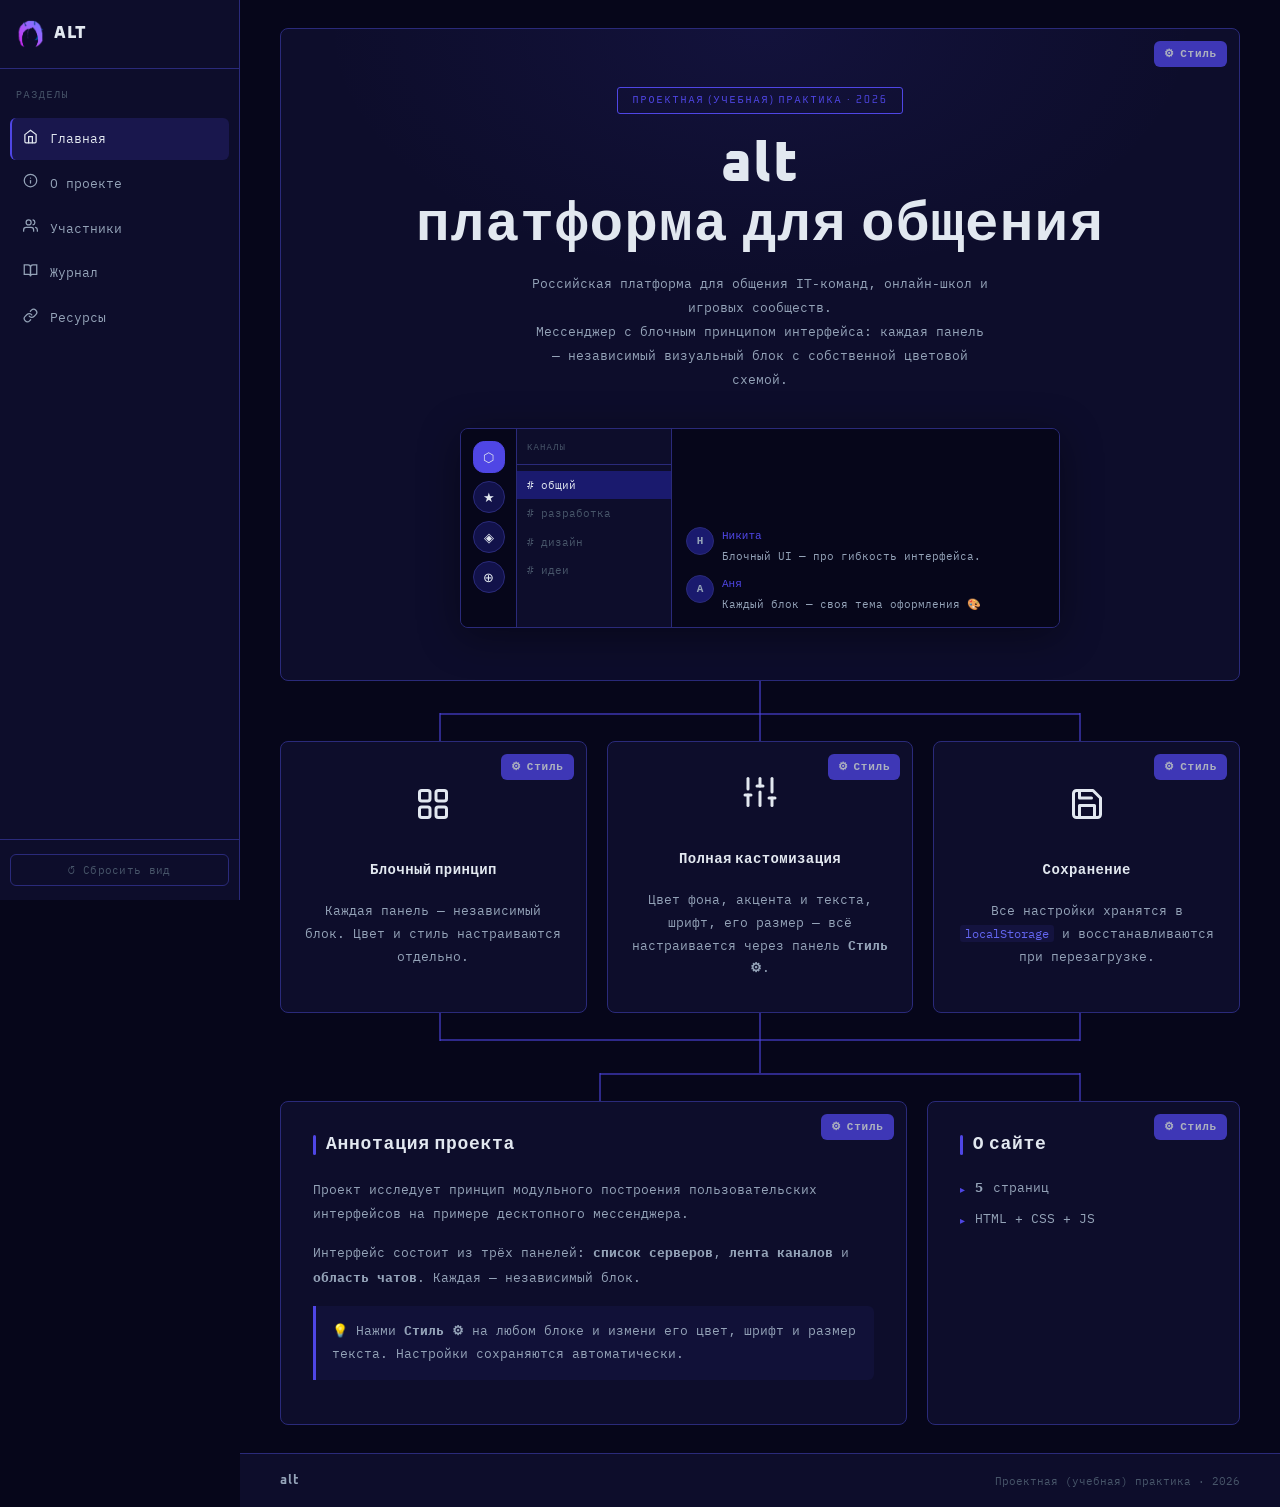
<file: site/index.html>
<!DOCTYPE html>
<html lang="ru">
<head>
  <meta charset="UTF-8"><meta name="viewport" content="width=device-width, initial-scale=1.0">
  <title>alt — Главная</title>
  <link rel="preconnect" href="https://fonts.googleapis.com">
  <link rel="preconnect" href="https://fonts.gstatic.com" crossorigin>
  <link href="https://fonts.googleapis.com/css2?family=Oxanium:wght@300;400;600;700;800&family=IBM+Plex+Mono:ital,wght@0,300;0,400;0,500;1,300&display=swap" rel="stylesheet">
  <link rel="stylesheet" href="css/style.css">
</head>
<body>
  <aside class="sidebar">
    <div class="sidebar-header"><img class="logo-icon" src="images/logo.png" alt="alt logo"><span class="logo-text">alt</span></span></div>
    <div class="nav-category">Разделы</div>
    <nav class="sidebar-nav">
      <a href="index.html"     class="nav-link active"><span class="nav-icon"><svg width="15" height="15" viewBox="0 0 24 24" fill="none" stroke="currentColor" stroke-width="2" stroke-linecap="round"><path d="m3 9 9-7 9 7v11a2 2 0 0 1-2 2H5a2 2 0 0 1-2-2z"/><polyline points="9 22 9 12 15 12 15 22"/></svg></span>Главная</a>
      <a href="about.html"     class="nav-link "><span class="nav-icon"><svg width="15" height="15" viewBox="0 0 24 24" fill="none" stroke="currentColor" stroke-width="2" stroke-linecap="round"><circle cx="12" cy="12" r="10"/><line x1="12" y1="16" x2="12" y2="12"/><line x1="12" y1="8" x2="12.01" y2="8"/></svg></span>О проекте</a>
      <a href="members.html"   class="nav-link "><span class="nav-icon"><svg width="15" height="15" viewBox="0 0 24 24" fill="none" stroke="currentColor" stroke-width="2" stroke-linecap="round"><path d="M17 21v-2a4 4 0 0 0-4-4H5a4 4 0 0 0-4 4v2"/><circle cx="9" cy="7" r="4"/><path d="M23 21v-2a4 4 0 0 0-3-3.87M16 3.13a4 4 0 0 1 0 7.75"/></svg></span>Участники</a>
      <a href="journal.html"   class="nav-link "><span class="nav-icon"><svg width="15" height="15" viewBox="0 0 24 24" fill="none" stroke="currentColor" stroke-width="2" stroke-linecap="round"><path d="M2 3h6a4 4 0 0 1 4 4v14a3 3 0 0 0-3-3H2z"/><path d="M22 3h-6a4 4 0 0 0-4 4v14a3 3 0 0 1 3-3h7z"/></svg></span>Журнал</a>
      <a href="resources.html" class="nav-link "><span class="nav-icon"><svg width="15" height="15" viewBox="0 0 24 24" fill="none" stroke="currentColor" stroke-width="2" stroke-linecap="round"><path d="M10 13a5 5 0 0 0 7.54.54l3-3a5 5 0 0 0-7.07-7.07l-1.72 1.71"/><path d="M14 11a5 5 0 0 0-7.54-.54l-3 3a5 5 0 0 0 7.07 7.07l1.71-1.71"/></svg></span>Ресурсы</a>
    </nav>
    <div class="sidebar-footer"><button class="reset-btn" onclick="resetBlocks()">↺ Сбросить вид</button></div>
  </aside>
  <div class="page-wrapper">

    <!-- ДЕРЕВО: блоки соединены CSS-линиями -->
    <div class="tree-layout">

      <!-- КОРЕНЬ: Hero -->
      <div class="block-unit hero-block" data-block-id="hero">
        <div class="hero-badge">Проектная (учебная) практика · 2026</div>
        <h1 class="hero-title">alt<br><span class="messenger-text">платформа для общения</span></h1>
        <p class="hero-sub">Российская платформа для общения IT-команд, онлайн-школ и игровых сообществ.<br>Мессенджер с блочным принципом интерфейса: каждая панель — независимый визуальный блок с собственной цветовой схемой.</p>
        <div class="messenger-demo">
          <div class="demo-servers"><div class="demo-srv on">⬡</div><div class="demo-srv">★</div><div class="demo-srv">◈</div><div class="demo-srv">⊕</div></div>
          <div class="demo-channels">
            <div class="demo-ch-hdr">Каналы</div>
            <div class="demo-ch on"># общий</div><div class="demo-ch"># разработка</div><div class="demo-ch"># дизайн</div><div class="demo-ch"># идеи</div>
          </div>
          <div class="demo-main">
            <div class="demo-msg"><div class="demo-ava">Н</div><div class="demo-msg-body"><div class="demo-msg-name">Никита</div><div class="demo-msg-text">Блочный UI — про гибкость интерфейса.</div></div></div>
            <div class="demo-msg"><div class="demo-ava">А</div><div class="demo-msg-body"><div class="demo-msg-name">Аня</div><div class="demo-msg-text">Каждый блок — своя тема оформления 🎨</div></div></div>
          </div>
        </div>
      </div>

      <!-- СТВОЛ: от корня вниз -->
      <div class="tc-stem"></div>

      <!-- ПЕРЕКЛАДИНА + 3 ВЕТКИ к фичам -->
      <div class="tc-row tc-row-3">
        <div class="tc-branch"></div>
        <div class="tc-branch"></div>
        <div class="tc-branch"></div>
      </div>

      <!-- УРОВЕНЬ 1: три фичи -->
      <div class="tree-row">
        <div class="tree-col">
          <div class="block-unit" data-block-id="feature-1">
            <div class="feature-inner">
              <div class="feature-ico">
                <svg width="36" height="36" viewBox="0 0 24 24" fill="none" stroke="currentColor" stroke-width="2" stroke-linecap="round" stroke-linejoin="round">
                  <rect x="3" y="3" width="7" height="7" rx="1.5"/>
                  <rect x="14" y="3" width="7" height="7" rx="1.5"/>
                  <rect x="14" y="14" width="7" height="7" rx="1.5"/>
                  <rect x="3" y="14" width="7" height="7" rx="1.5"/>
                </svg>
            </div>
              <div class="feature-name">Блочный принцип</div>
              <p class="feature-desc">Каждая панель — независимый блок. Цвет и стиль настраиваются отдельно.</p>
            </div>
          </div>
        </div>
        <div class="tree-col">
          <div class="block-unit" data-block-id="feature-2">
            <div class="feature-inner">
              <div class="feature-ico">
                <svg width="36" height="36" viewBox="0 0 24 24" fill="none" stroke="currentColor" stroke-width="2" stroke-linecap="round" stroke-linejoin="round">
                  <line x1="4" y1="21" x2="4" y2="14"/><line x1="4" y1="10" x2="4" y2="3"/>
                  <line x1="12" y1="21" x2="12" y2="12"/><line x1="12" y1="8" x2="12" y2="3"/>
                  <line x1="20" y1="21" x2="20" y2="16"/><line x1="20" y1="12" x2="20" y2="3"/>
                  <line x1="2" y1="14" x2="6" y2="14"/><line x1="10" y1="8" x2="14" y2="8"/><line x1="18" y1="16" x2="22" y2="16"/>
                </svg>
              </div>
              <div class="feature-name">Полная кастомизация</div>
              <p class="feature-desc">Цвет фона, акцента и текста, шрифт, его размер — всё настраивается через панель <strong>Стиль ⚙</strong>.</p>
            </div>
          </div>
        </div>
        <div class="tree-col">
          <div class="block-unit" data-block-id="feature-3">
            <div class="feature-inner">
              <div class="feature-ico">
                <svg width="36" height="36" viewBox="0 0 24 24" fill="none" stroke="currentColor" stroke-width="2" stroke-linecap="round" stroke-linejoin="round">
                  <path d="M19 21H5a2 2 0 0 1-2-2V5a2 2 0 0 1 2-2h11l5 5v11a2 2 0 0 1-2 2Z"/>
                  <path d="M17 21v-8H7v8"/>
                  <path d="M7 3v5h8"/>
                </svg>
              </div>
              <div class="feature-name">Сохранение</div>
              <p class="feature-desc">Все настройки хранятся в <code>localStorage</code> и восстанавливаются при перезагрузке.</p>
            </div>
          </div>
        </div>
      </div>

      <!-- СЛИЯНИЕ трёх веток обратно -->
      <div class="tc-row tc-row-3" style="transform:scaleY(-1)">
        <div class="tc-branch"></div>
        <div class="tc-branch"></div>
        <div class="tc-branch"></div>
      </div>

      <!-- СТВОЛ центральный -->
      <div class="tc-stem"></div>

      <!-- РАЗДВОЕНИЕ на аннотацию и факты -->
      <div class="tc-row tc-row-2">
        <div class="tc-branch" style="flex:8"></div>
        <div class="tc-branch" style="flex:4"></div>
      </div>

      <!-- УРОВЕНЬ 2: аннотация + факты -->
      <div class="tree-row">
        <div class="tree-col tree-col-wide">
          <div class="block-unit" data-block-id="annotation">
            <div class="block-inner">
              <h2 class="section-title">Аннотация проекта</h2>
              <div class="body-text">
                <p>Проект исследует принцип модульного построения пользовательских интерфейсов на примере десктопного мессенджера.</p>
                <p>Интерфейс состоит из трёх панелей: <strong>список серверов</strong>, <strong>лента каналов</strong> и <strong>область чатов</strong>. Каждая — независимый блок.</p>
                <div class="highlight-box">💡 Нажми <strong>Стиль ⚙</strong> на любом блоке и измени его цвет, шрифт и размер текста. Настройки сохраняются автоматически.</div>
              </div>
            </div>
          </div>
        </div>
        <div class="tree-col tree-col-narrow">
          <div class="block-unit" data-block-id="quick-stats">
            <div class="block-inner">
              <h2 class="section-title">О сайте</h2>
              <div class="body-text">
                <ul class="item-list">
                  <li><strong>5</strong>страниц</li>
                  <li>HTML + CSS + JS</li>
                </ul>
              </div>
            </div>
          </div>
        </div>
      </div>

    </div><!-- /tree-layout -->

    <footer class="block-unit site-footer" data-block-id="footer"><span class="footer-logo">alt</span><span>Проектная (учебная) практика · 2026</span></footer>
  </div>
  <script src="js/blocks.js"></script>
</body>
</html>
</file>
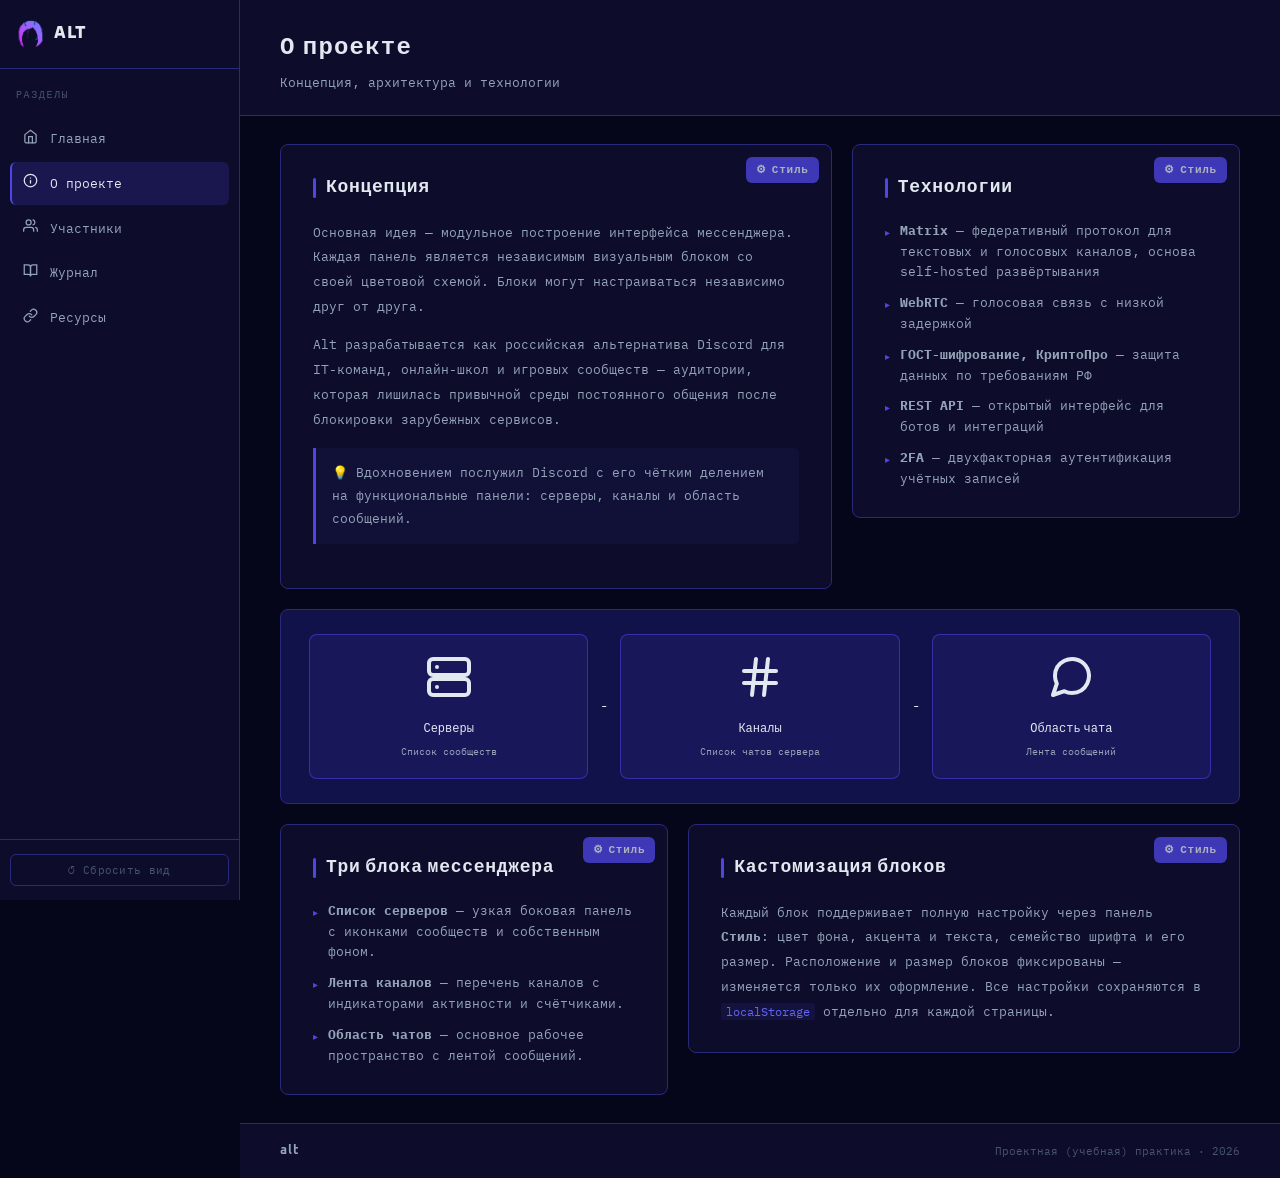
<file: site/about.html>
<!DOCTYPE html>
<html lang="ru">
<head>
  <meta charset="UTF-8"><meta name="viewport" content="width=device-width, initial-scale=1.0">
  <title>alt — О проекте</title>
  <link rel="preconnect" href="https://fonts.googleapis.com">
  <link rel="preconnect" href="https://fonts.gstatic.com" crossorigin>
  <link href="https://fonts.googleapis.com/css2?family=Oxanium:wght@300;400;600;700;800&family=IBM+Plex+Mono:ital,wght@0,300;0,400;0,500;1,300&display=swap" rel="stylesheet">
  <link rel="stylesheet" href="css/style.css">
</head>
<body>
  <aside class="sidebar"><div class="sidebar-header"><img class="logo-icon" src="images/logo.png" alt="alt logo"><span class="logo-text">alt</span></div><div class="nav-category">Разделы</div><nav class="sidebar-nav"><a href="index.html" class="nav-link "><span class="nav-icon"><svg width="15" height="15" viewBox="0 0 24 24" fill="none" stroke="currentColor" stroke-width="2" stroke-linecap="round"><path d="m3 9 9-7 9 7v11a2 2 0 0 1-2 2H5a2 2 0 0 1-2-2z"/><polyline points="9 22 9 12 15 12 15 22"/></svg></span>Главная</a><a href="about.html" class="nav-link active"><span class="nav-icon"><svg width="15" height="15" viewBox="0 0 24 24" fill="none" stroke="currentColor" stroke-width="2" stroke-linecap="round"><circle cx="12" cy="12" r="10"/><line x1="12" y1="16" x2="12" y2="12"/><line x1="12" y1="8" x2="12.01" y2="8"/></svg></span>О проекте</a><a href="members.html" class="nav-link "><span class="nav-icon"><svg width="15" height="15" viewBox="0 0 24 24" fill="none" stroke="currentColor" stroke-width="2" stroke-linecap="round"><path d="M17 21v-2a4 4 0 0 0-4-4H5a4 4 0 0 0-4 4v2"/><circle cx="9" cy="7" r="4"/><path d="M23 21v-2a4 4 0 0 0-3-3.87M16 3.13a4 4 0 0 1 0 7.75"/></svg></span>Участники</a><a href="journal.html" class="nav-link "><span class="nav-icon"><svg width="15" height="15" viewBox="0 0 24 24" fill="none" stroke="currentColor" stroke-width="2" stroke-linecap="round"><path d="M2 3h6a4 4 0 0 1 4 4v14a3 3 0 0 0-3-3H2z"/><path d="M22 3h-6a4 4 0 0 0-4 4v14a3 3 0 0 1 3-3h7z"/></svg></span>Журнал</a><a href="resources.html" class="nav-link "><span class="nav-icon"><svg width="15" height="15" viewBox="0 0 24 24" fill="none" stroke="currentColor" stroke-width="2" stroke-linecap="round"><path d="M10 13a5 5 0 0 0 7.54.54l3-3a5 5 0 0 0-7.07-7.07l-1.72 1.71"/><path d="M14 11a5 5 0 0 0-7.54-.54l-3 3a5 5 0 0 0 7.07 7.07l1.71-1.71"/></svg></span>Ресурсы</a></nav><div class="sidebar-footer"><button class="reset-btn" onclick="resetBlocks()">↺ Сбросить вид</button></div></aside>
  <div class="page-wrapper">
    <div class="block-unit page-header" data-block-id="page-header">
      <h1>О проекте</h1><p>Концепция, архитектура и технологии</p>
    </div>
    <div class="blocks-container">
      <div class="block-unit" data-block-id="about-intro">
        <div class="block-inner">
          <h2 class="section-title">Концепция</h2>
          <div class="body-text">
            <p>Основная идея — модульное построение интерфейса мессенджера. Каждая панель является независимым визуальным блоком со своей цветовой схемой. Блоки могут настраиваться независимо друг от друга.</p>
            <p>Alt разрабатывается как российская альтернатива Discord для IT-команд, онлайн-школ и игровых сообществ — аудитории, которая лишилась привычной среды постоянного общения после блокировки зарубежных сервисов.</p>
            <div class="highlight-box">💡 Вдохновением послужил Discord с его чётким делением на функциональные панели: серверы, каналы и область сообщений.</div>
          </div>
        </div>
      </div>
      <div class="block-unit" data-block-id="about-tech">
        <div class="block-inner">
          <h2 class="section-title">Технологии</h2>
          <div class="body-text">
            <ul class="item-list">
              <li><div><strong>Matrix</strong> — федеративный протокол для текстовых и голосовых каналов, основа self-hosted развёртывания</div></li>
              <li><div><strong>WebRTC</strong> — голосовая связь с низкой задержкой</div></li>
              <li><div><strong>ГОСТ-шифрование, КриптоПро</strong> — защита данных по требованиям РФ</div></li>
              <li><div><strong>REST API</strong> — открытый интерфейс для ботов и интеграций</div></li>
              <li><div><strong>2FA</strong> — двухфакторная аутентификация учётных записей</div></li>
            </ul>
          </div>
        </div>
      </div>
      <!-- Схема архитектуры — декоративная -->
      <div class="arch-diagram">
        <div class="arch-panel arch-srv">
          <span class="arch-panel-ico">
            <svg width="48" height="48" viewBox="0 0 24 24" fill="none" stroke="currentColor" stroke-width="2" stroke-linecap="round" stroke-linejoin="round">
              <rect x="2" y="3" width="20" height="8" rx="2"/>
              <rect x="2" y="13" width="20" height="8" rx="2"/>
              <line x1="6" y1="7" x2="6.01" y2="7"/>
              <line x1="6" y1="17" x2="6.01" y2="17"/>
            </svg>
          </span>
          <div class="arch-panel-title">Серверы</div>
          <div class="arch-panel-desc">Список сообществ</div>
        </div>
        <div class="line">-</div>
        <div class="arch-panel arch-ch">
          <span class="arch-panel-ico">
            <svg width="48" height="48" viewBox="0 0 24 24" fill="none" stroke="currentColor" stroke-width="2" stroke-linecap="round" stroke-linejoin="round">
              <line x1="4" y1="9" x2="20" y2="9"/><line x1="4" y1="15" x2="20" y2="15"/>
              <line x1="10" y1="3" x2="8" y2="21"/><line x1="16" y1="3" x2="14" y2="21"/>
            </svg>
          </span>
          <div class="arch-panel-title">Каналы</div>
          <div class="arch-panel-desc">Список чатов сервера</div>
        </div>
        <div class="line">-</div>
        <div class="arch-panel arch-chat">
          <span class="arch-panel-ico">
            <svg width="48" height="48" viewBox="0 0 24 24" fill="none" stroke="currentColor" stroke-width="2" stroke-linecap="round" stroke-linejoin="round">
              <path d="M21 11.5a8.38 8.38 0 0 1-.9 3.8 8.5 8.5 0 0 1-7.6 4.7 8.38 8.38 0 0 1-3.8-.9L3 21l1.9-5.7a8.38 8.38 0 0 1-.9-3.8 8.5 8.5 0 0 1 4.7-7.6 8.38 8.38 0 0 1 3.8-.9h.5a8.48 8.48 0 0 1 8 8z"/>
            </svg>
          </span>
          <div class="arch-panel-title">Область чата</div>
          <div class="arch-panel-desc">Лента сообщений</div>
        </div>
      </div>
      <div class="block-unit" data-block-id="about-blocks">
        <div class="block-inner">
          <h2 class="section-title">Три блока мессенджера</h2>
          <div class="body-text">
            <ul class="item-list">
              <li><div><strong>Список серверов</strong> — узкая боковая панель с иконками сообществ и собственным фоном.</div></li>
              <li><div><strong>Лента каналов</strong> — перечень каналов с индикаторами активности и счётчиками.</div></li>
              <li><div><strong>Область чатов</strong> — основное рабочее пространство с лентой сообщений.</div></li>
            </ul>
          </div>
        </div>
      </div>
      <div class="block-unit" data-block-id="about-themes">
        <div class="block-inner">
          <h2 class="section-title">Кастомизация блоков</h2>
          <div class="body-text">
            <p>Каждый блок поддерживает полную настройку через панель <strong>Стиль</strong>: цвет фона, акцента и текста, семейство шрифта и его размер. Расположение и размер блоков фиксированы — изменяется только их оформление. Все настройки сохраняются в <code>localStorage</code> отдельно для каждой страницы.</p>
          </div>
        </div>
      </div>
    </div>
    <footer class="block-unit site-footer" data-block-id="footer"><span class="footer-logo">alt</span><span>Проектная (учебная) практика · 2026</span></footer>
  </div>
  <script src="js/blocks.js"></script>
</body>
</html>
</file>
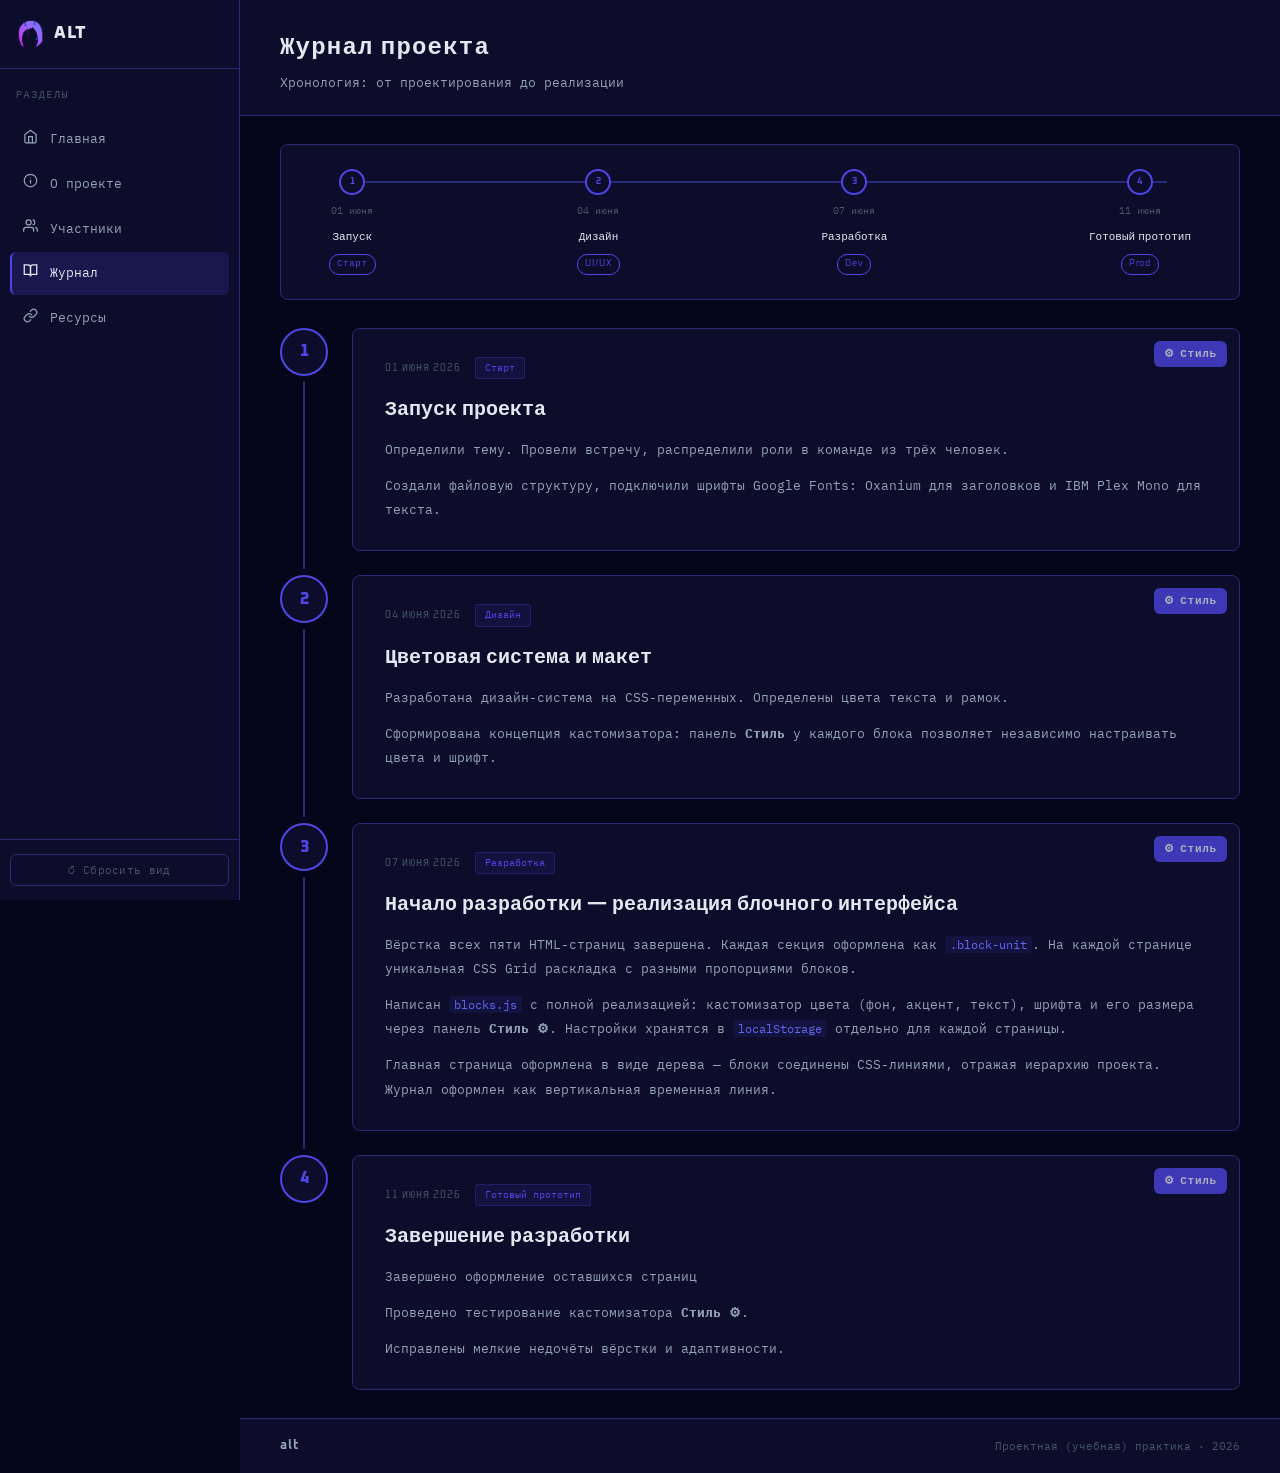
<file: site/journal.html>
<!DOCTYPE html>
<html lang="ru">
<head>
  <meta charset="UTF-8"><meta name="viewport" content="width=device-width, initial-scale=1.0">
  <title>alt — Журнал</title>
  <link rel="preconnect" href="https://fonts.googleapis.com">
  <link rel="preconnect" href="https://fonts.gstatic.com" crossorigin>
  <link href="https://fonts.googleapis.com/css2?family=Oxanium:wght@300;400;600;700;800&family=IBM+Plex+Mono:ital,wght@0,300;0,400;0,500;1,300&display=swap" rel="stylesheet">
  <link rel="stylesheet" href="css/style.css">
</head>
<body>
  <aside class="sidebar">
    <div class="sidebar-header"><img class="logo-icon" src="images/logo.png" alt="alt logo"><span class="logo-text">alt</span></div>
    <div class="nav-category">Разделы</div>
    <nav class="sidebar-nav">
      <a href="index.html"     class="nav-link"><span class="nav-icon"><svg width="15" height="15" viewBox="0 0 24 24" fill="none" stroke="currentColor" stroke-width="2" stroke-linecap="round"><path d="m3 9 9-7 9 7v11a2 2 0 0 1-2 2H5a2 2 0 0 1-2-2z"/><polyline points="9 22 9 12 15 12 15 22"/></svg></span>Главная</a>
      <a href="about.html"     class="nav-link"><span class="nav-icon"><svg width="15" height="15" viewBox="0 0 24 24" fill="none" stroke="currentColor" stroke-width="2" stroke-linecap="round"><circle cx="12" cy="12" r="10"/><line x1="12" y1="16" x2="12" y2="12"/><line x1="12" y1="8" x2="12.01" y2="8"/></svg></span>О проекте</a>
      <a href="members.html"   class="nav-link"><span class="nav-icon"><svg width="15" height="15" viewBox="0 0 24 24" fill="none" stroke="currentColor" stroke-width="2" stroke-linecap="round"><path d="M17 21v-2a4 4 0 0 0-4-4H5a4 4 0 0 0-4 4v2"/><circle cx="9" cy="7" r="4"/><path d="M23 21v-2a4 4 0 0 0-3-3.87M16 3.13a4 4 0 0 1 0 7.75"/></svg></span>Участники</a>
      <a href="journal.html"   class="nav-link active"><span class="nav-icon"><svg width="15" height="15" viewBox="0 0 24 24" fill="none" stroke="currentColor" stroke-width="2" stroke-linecap="round"><path d="M2 3h6a4 4 0 0 1 4 4v14a3 3 0 0 0-3-3H2z"/><path d="M22 3h-6a4 4 0 0 0-4 4v14a3 3 0 0 1 3-3h7z"/></svg></span>Журнал</a>
      <a href="resources.html" class="nav-link"><span class="nav-icon"><svg width="15" height="15" viewBox="0 0 24 24" fill="none" stroke="currentColor" stroke-width="2" stroke-linecap="round"><path d="M10 13a5 5 0 0 0 7.54.54l3-3a5 5 0 0 0-7.07-7.07l-1.72 1.71"/><path d="M14 11a5 5 0 0 0-7.54-.54l-3 3a5 5 0 0 0 7.07 7.07l1.71-1.71"/></svg></span>Ресурсы</a>
    </nav>
    <div class="sidebar-footer"><button class="reset-btn" onclick="resetBlocks()">↺ Сбросить вид</button></div>
  </aside>
  <div class="page-wrapper">

    <div class="block-unit page-header" data-block-id="page-header">
      <h1>Журнал проекта</h1>
      <p>Хронология: от проектирования до реализации</p>
    </div>

    <!-- Горизонтальный таймлайн-обзор -->
    <div class="blocks-container">
      <div class="journal-timeline">
        <div class="tl-item">
          <div class="tl-dot">1</div>
          <div class="tl-month">01 июня</div>
          <div class="tl-label">Запуск</div>
          <div class="tl-tag">Старт</div>
        </div>
        <div class="tl-item">
          <div class="tl-dot">2</div>
          <div class="tl-month">04 июня</div>
          <div class="tl-label">Дизайн</div>
          <div class="tl-tag">UI/UX</div>
        </div>
        <div class="tl-item">
          <div class="tl-dot">3</div>
          <div class="tl-month">07 июня</div>
          <div class="tl-label">Разработка</div>
          <div class="tl-tag">Dev</div>
        </div>
        <div class="tl-item">
          <div class="tl-dot">4</div>
          <div class="tl-month">11 июня</div>
          <div class="tl-label">Готовый прототип</div>
          <div class="tl-tag">Prod</div>
        </div>
      </div>
    </div>

    <!-- ВЕРТИКАЛЬНЫЙ ТАЙМЛАЙН с блоками постов -->
    <div class="journal-vt">

      <!-- Пост 1 -->
      <div class="vt-item">
        <div class="vt-left">
          <div class="vt-dot">1</div>
          <div class="vt-line"></div>
        </div>
        <div class="vt-content">
          <div class="block-unit post-block" data-block-id="post-1">
            <div class="post-meta">
              <span class="post-date">01 июня 2026</span>
              <span class="post-tag">Старт</span>
            </div>
            <h2 class="post-title">Запуск проекта</h2>
            <div class="post-body">
              <p>Определили тему. Провели встречу, распределили роли в команде из трёх человек.</p>
              <p>Создали файловую структуру, подключили шрифты Google Fonts: Oxanium для заголовков и IBM Plex Mono для текста.</p>
            </div>
          </div>
        </div>
      </div>

      <!-- Пост 2 -->
      <div class="vt-item">
        <div class="vt-left">
          <div class="vt-dot">2</div>
          <div class="vt-line"></div>
        </div>
        <div class="vt-content">
          <div class="block-unit post-block" data-block-id="post-2">
            <div class="post-meta">
              <span class="post-date">04 июня 2026</span>
              <span class="post-tag">Дизайн</span>
            </div>
            <h2 class="post-title">Цветовая система и макет</h2>
            <div class="post-body">
              <p>Разработана дизайн-система на CSS-переменных. Определены цвета текста и рамок.</p>
              <p>Сформирована концепция кастомизатора: панель <strong>Стиль</strong> у каждого блока позволяет независимо настраивать цвета и шрифт.</p>
            </div>
          </div>
        </div>
      </div>

      <!-- Пост 3 -->
      <div class="vt-item">
        <div class="vt-left">
          <div class="vt-dot">3</div>
          <div class="vt-line"></div>
        </div>
        <div class="vt-content">
          <div class="block-unit post-block" data-block-id="post-3">
            <div class="post-meta">
              <span class="post-date">07 июня 2026</span>
              <span class="post-tag">Разработка</span>
            </div>
            <h2 class="post-title">Начало разработки — реализация блочного интерфейса</h2>
            <div class="post-body">
              <p>Вёрстка всех пяти HTML-страниц завершена. Каждая секция оформлена как <code>.block-unit</code>. На каждой странице уникальная CSS Grid раскладка с разными пропорциями блоков.</p>
              <p>Написан <code>blocks.js</code> с полной реализацией: кастомизатор цвета (фон, акцент, текст), шрифта и его размера через панель <strong>Стиль ⚙</strong>. Настройки хранятся в <code>localStorage</code> отдельно для каждой страницы.</p>
              <p>Главная страница оформлена в виде дерева — блоки соединены CSS-линиями, отражая иерархию проекта. Журнал оформлен как вертикальная временная линия.</p>
            </div>
          </div>
        </div>
      </div>

      <!-- Пост 4 -->
      <div class="vt-item">
        <div class="vt-left">
          <div class="vt-dot">4</div>
          <!-- нет .vt-line — последний элемент -->
        </div>
        <div class="vt-content">
          <div class="block-unit post-block" data-block-id="post-3">
            <div class="post-meta">
              <span class="post-date">11 июня 2026</span>
              <span class="post-tag">Готовый прототип</span>
            </div>
            <h2 class="post-title">Завершение разработки</h2>
            <div class="post-body">
              <p>Завершено оформление оставшихся страниц</p>
              <p>Проведено тестирование кастомизатора <strong>Стиль ⚙</strong>.</p>
              <p>Исправлены мелкие недочёты вёрстки и адаптивности.</p>
            </div>
          </div>
        </div>
      </div>

    </div><!-- /journal-vt -->

    <footer class="block-unit site-footer" data-block-id="footer">
      <span class="footer-logo">alt</span>
      <span>Проектная (учебная) практика · 2026</span>
    </footer>

  </div>
  <script src="js/blocks.js"></script>
</body>
</html>
</file>
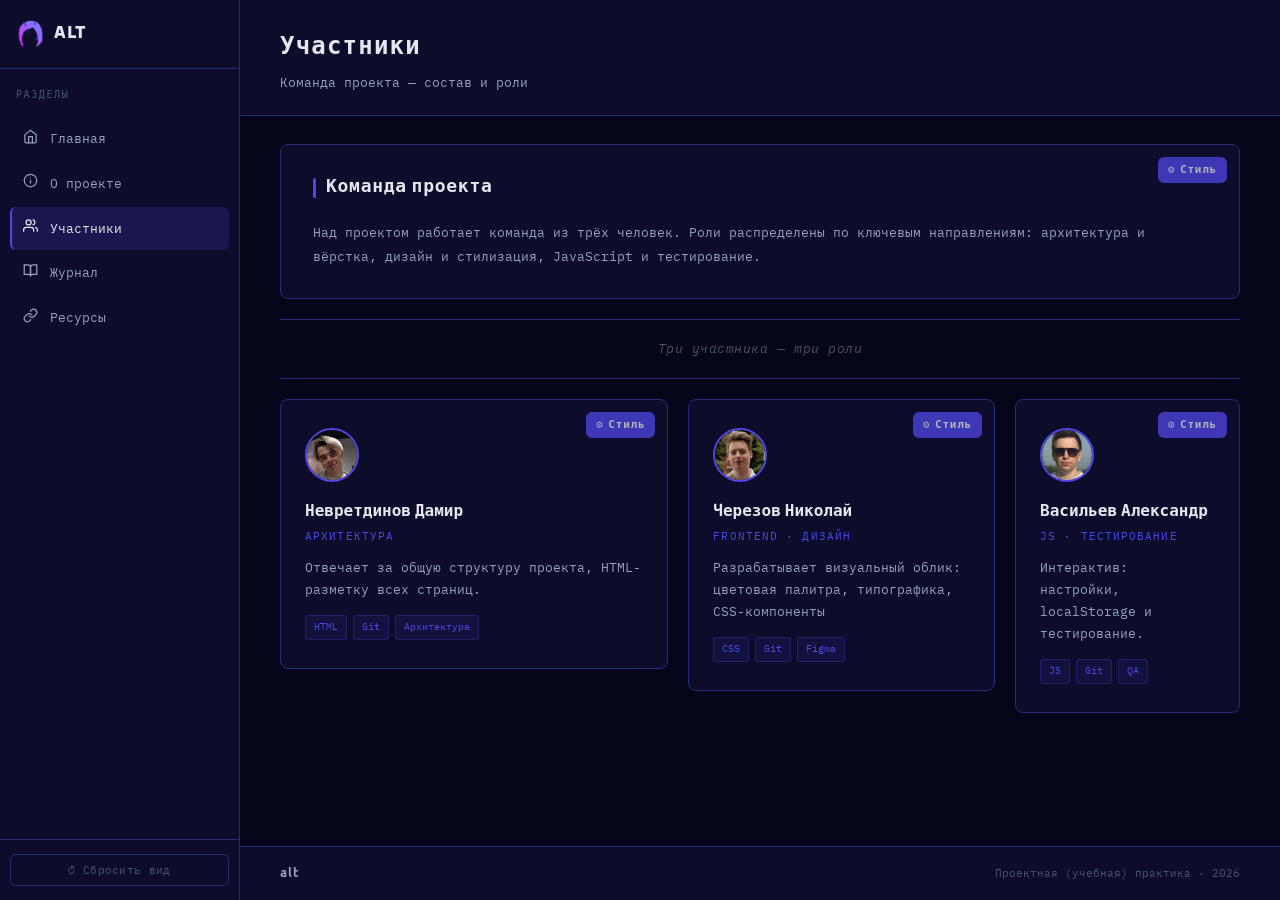
<file: site/members.html>
<!DOCTYPE html>
<html lang="ru">
<head>
  <meta charset="UTF-8"><meta name="viewport" content="width=device-width, initial-scale=1.0">
  <title>alt — Участники</title>
  <link rel="preconnect" href="https://fonts.googleapis.com">
  <link rel="preconnect" href="https://fonts.gstatic.com" crossorigin>
  <link href="https://fonts.googleapis.com/css2?family=Oxanium:wght@300;400;600;700;800&family=IBM+Plex+Mono:ital,wght@0,300;0,400;0,500;1,300&display=swap" rel="stylesheet">
  <link rel="stylesheet" href="css/style.css">
</head>
<body>
  <aside class="sidebar"><div class="sidebar-header"><img class="logo-icon" src="images/logo.png" alt="alt logo"><span class="logo-text">alt</span></div><div class="nav-category">Разделы</div><nav class="sidebar-nav"><a href="index.html" class="nav-link "><span class="nav-icon"><svg width="15" height="15" viewBox="0 0 24 24" fill="none" stroke="currentColor" stroke-width="2" stroke-linecap="round"><path d="m3 9 9-7 9 7v11a2 2 0 0 1-2 2H5a2 2 0 0 1-2-2z"/><polyline points="9 22 9 12 15 12 15 22"/></svg></span>Главная</a><a href="about.html" class="nav-link "><span class="nav-icon"><svg width="15" height="15" viewBox="0 0 24 24" fill="none" stroke="currentColor" stroke-width="2" stroke-linecap="round"><circle cx="12" cy="12" r="10"/><line x1="12" y1="16" x2="12" y2="12"/><line x1="12" y1="8" x2="12.01" y2="8"/></svg></span>О проекте</a><a href="members.html" class="nav-link active"><span class="nav-icon"><svg width="15" height="15" viewBox="0 0 24 24" fill="none" stroke="currentColor" stroke-width="2" stroke-linecap="round"><path d="M17 21v-2a4 4 0 0 0-4-4H5a4 4 0 0 0-4 4v2"/><circle cx="9" cy="7" r="4"/><path d="M23 21v-2a4 4 0 0 0-3-3.87M16 3.13a4 4 0 0 1 0 7.75"/></svg></span>Участники</a><a href="journal.html" class="nav-link "><span class="nav-icon"><svg width="15" height="15" viewBox="0 0 24 24" fill="none" stroke="currentColor" stroke-width="2" stroke-linecap="round"><path d="M2 3h6a4 4 0 0 1 4 4v14a3 3 0 0 0-3-3H2z"/><path d="M22 3h-6a4 4 0 0 0-4 4v14a3 3 0 0 1 3-3h7z"/></svg></span>Журнал</a><a href="resources.html" class="nav-link "><span class="nav-icon"><svg width="15" height="15" viewBox="0 0 24 24" fill="none" stroke="currentColor" stroke-width="2" stroke-linecap="round"><path d="M10 13a5 5 0 0 0 7.54.54l3-3a5 5 0 0 0-7.07-7.07l-1.72 1.71"/><path d="M14 11a5 5 0 0 0-7.54-.54l-3 3a5 5 0 0 0 7.07 7.07l1.71-1.71"/></svg></span>Ресурсы</a></nav><div class="sidebar-footer"><button class="reset-btn" onclick="resetBlocks()">↺ Сбросить вид</button></div></aside>
  <div class="page-wrapper">
    <div class="block-unit page-header" data-block-id="page-header">
      <h1>Участники</h1><p>Команда проекта — состав и роли</p>
    </div>
    <div class="blocks-container">
      <div class="block-unit" data-block-id="members-intro">
        <div class="block-inner">
          <h2 class="section-title">Команда проекта</h2>
          <div class="body-text">
            <p>Над проектом работает команда из трёх человек. Роли распределены по ключевым направлениям: архитектура и вёрстка, дизайн и стилизация, JavaScript и тестирование.</p>
          </div>
        </div>
      </div>
      <!-- Цитата-баннер -->
      <div class="team-banner">Три участника — три роли</div>
      <!-- Карточки 5+4+3 = 12 -->
      <div class="block-unit member-card" data-block-id="member-1">
        <div class="member-ava"><img src="images/Nevretdinov.jpg" alt="Невретдинов Дамир"></div>
        <div class="member-name">Невретдинов Дамир</div>
        <div class="member-role">Архитектура</div>
        <div class="member-bio">Отвечает за общую структуру проекта, HTML-разметку всех страниц.</div>
        <div class="member-tags"><span class="tag">HTML</span><span class="tag">Git</span><span class="tag">Архитектура</span></div>
      </div>
      <div class="block-unit member-card" data-block-id="member-2">
        <div class="member-ava"><img src="images/Cherezov.jpg" alt="Черезов Николай"></div>
        <div class="member-name">Черезов Николай</div>
        <div class="member-role">Frontend · Дизайн</div>
        <div class="member-bio">Разрабатывает визуальный облик: цветовая палитра, типографика, CSS-компоненты</div>
        <div class="member-tags"><span class="tag">CSS</span><span class="tag">Git</span><span class="tag">Figma</span></div>
      </div>
      <div class="block-unit member-card" data-block-id="member-3">
        <div class="member-ava"><img src="images/Vasiliev.jpg" alt="Васильев Александр"></div>
        <div class="member-name">Васильев Александр</div>
        <div class="member-role">JS · Тестирование</div>
        <div class="member-bio">Интерактив: настройки, localStorage и тестирование.</div>
        <div class="member-tags"><span class="tag">JS</span><span class="tag">Git</span><span class="tag">QA</span></div>
      </div>
    </div>
    <footer class="block-unit site-footer" data-block-id="footer"><span class="footer-logo">alt</span><span>Проектная (учебная) практика · 2026</span></footer>
  </div>
  <script src="js/blocks.js"></script>
</body>
</html>
</file>
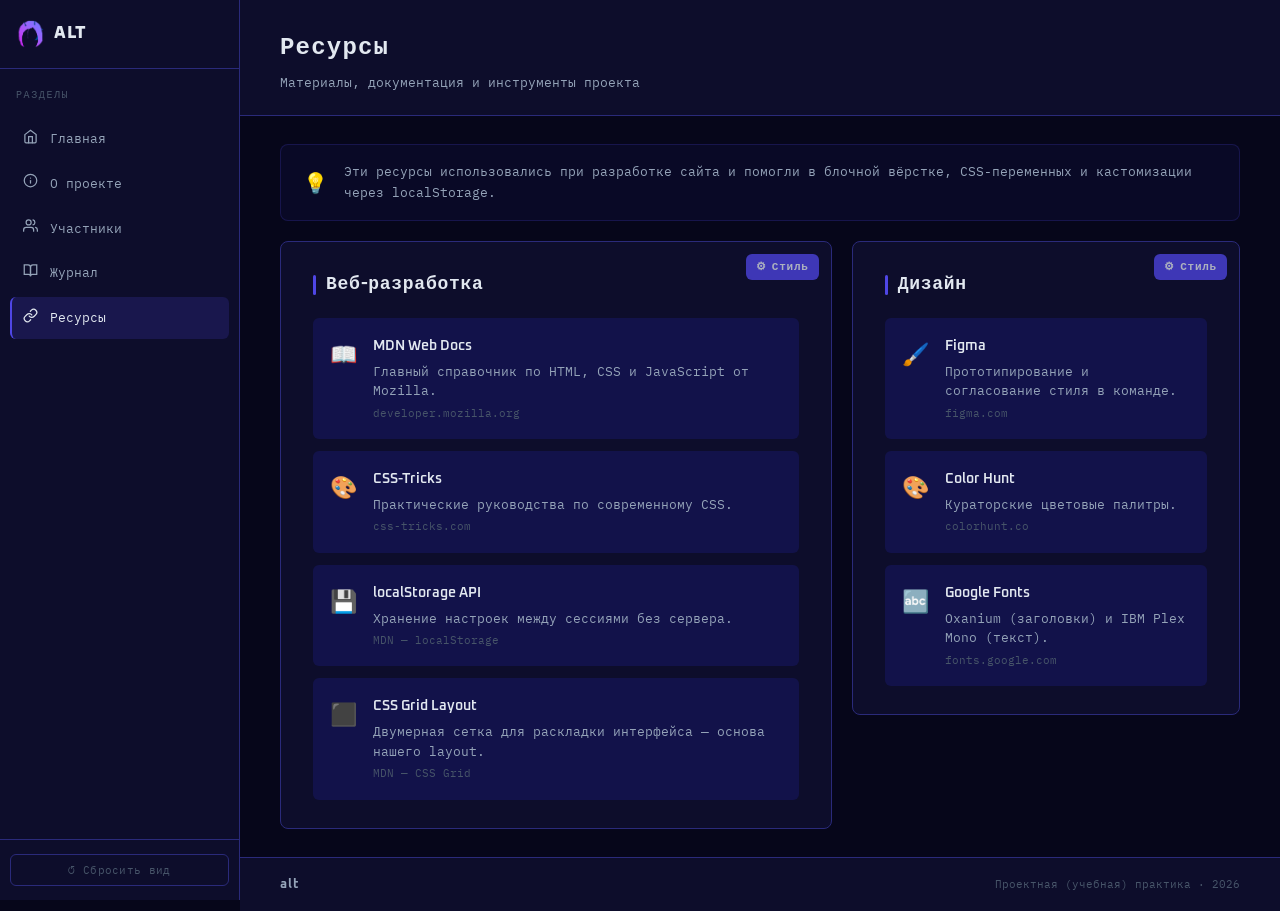
<file: site/resources.html>
<!DOCTYPE html>
<html lang="ru">
<head>
  <meta charset="UTF-8"><meta name="viewport" content="width=device-width, initial-scale=1.0">
  <title>alt — Ресурсы</title>
  <link rel="preconnect" href="https://fonts.googleapis.com">
  <link rel="preconnect" href="https://fonts.gstatic.com" crossorigin>
  <link href="https://fonts.googleapis.com/css2?family=Oxanium:wght@300;400;600;700;800&family=IBM+Plex+Mono:ital,wght@0,300;0,400;0,500;1,300&display=swap" rel="stylesheet">
  <link rel="stylesheet" href="css/style.css">
</head>
<body>
  <aside class="sidebar"><div class="sidebar-header"><img class="logo-icon" src="images/logo.png" alt="alt logo"><span class="logo-text">alt</span></div><div class="nav-category">Разделы</div><nav class="sidebar-nav"><a href="index.html" class="nav-link "><span class="nav-icon"><svg width="15" height="15" viewBox="0 0 24 24" fill="none" stroke="currentColor" stroke-width="2" stroke-linecap="round"><path d="m3 9 9-7 9 7v11a2 2 0 0 1-2 2H5a2 2 0 0 1-2-2z"/><polyline points="9 22 9 12 15 12 15 22"/></svg></span>Главная</a><a href="about.html" class="nav-link "><span class="nav-icon"><svg width="15" height="15" viewBox="0 0 24 24" fill="none" stroke="currentColor" stroke-width="2" stroke-linecap="round"><circle cx="12" cy="12" r="10"/><line x1="12" y1="16" x2="12" y2="12"/><line x1="12" y1="8" x2="12.01" y2="8"/></svg></span>О проекте</a><a href="members.html" class="nav-link "><span class="nav-icon"><svg width="15" height="15" viewBox="0 0 24 24" fill="none" stroke="currentColor" stroke-width="2" stroke-linecap="round"><path d="M17 21v-2a4 4 0 0 0-4-4H5a4 4 0 0 0-4 4v2"/><circle cx="9" cy="7" r="4"/><path d="M23 21v-2a4 4 0 0 0-3-3.87M16 3.13a4 4 0 0 1 0 7.75"/></svg></span>Участники</a><a href="journal.html" class="nav-link "><span class="nav-icon"><svg width="15" height="15" viewBox="0 0 24 24" fill="none" stroke="currentColor" stroke-width="2" stroke-linecap="round"><path d="M2 3h6a4 4 0 0 1 4 4v14a3 3 0 0 0-3-3H2z"/><path d="M22 3h-6a4 4 0 0 0-4 4v14a3 3 0 0 1 3-3h7z"/></svg></span>Журнал</a><a href="resources.html" class="nav-link active"><span class="nav-icon"><svg width="15" height="15" viewBox="0 0 24 24" fill="none" stroke="currentColor" stroke-width="2" stroke-linecap="round"><path d="M10 13a5 5 0 0 0 7.54.54l3-3a5 5 0 0 0-7.07-7.07l-1.72 1.71"/><path d="M14 11a5 5 0 0 0-7.54-.54l-3 3a5 5 0 0 0 7.07 7.07l1.71-1.71"/></svg></span>Ресурсы</a></nav><div class="sidebar-footer"><button class="reset-btn" onclick="resetBlocks()">↺ Сбросить вид</button></div></aside>
  <div class="page-wrapper">
    <div class="block-unit page-header" data-block-id="page-header">
      <h1>Ресурсы</h1><p>Материалы, документация и инструменты проекта</p>
    </div>
    <div class="blocks-container">
      <!-- Совет сверху -->
      <div class="resource-tip">
        <span class="tip-ico">💡</span>
        <span>Эти ресурсы использовались при разработке сайта и помогли в блочной вёрстке, CSS-переменных и кастомизации через localStorage.</span>
      </div>
      <!-- Блоки 7+5 = 12 -->
      <div class="block-unit" data-block-id="res-webdev">
        <div class="resources-wrap">
          <h2 class="section-title">Веб-разработка</h2>
          <a class="resource-item" href="https://developer.mozilla.org" target="_blank" rel="noopener">
            <div class="res-ico">📖</div>
            <div class="res-info"><h3>MDN Web Docs</h3><p>Главный справочник по HTML, CSS и JavaScript от Mozilla.</p><div class="res-url">developer.mozilla.org</div></div>
          </a>
          <a class="resource-item" href="https://css-tricks.com" target="_blank" rel="noopener">
            <div class="res-ico">🎨</div>
            <div class="res-info"><h3>CSS-Tricks</h3><p>Практические руководства по современному CSS.</p><div class="res-url">css-tricks.com</div></div>
          </a>
          <a class="resource-item" href="https://developer.mozilla.org/en-US/docs/Web/API/Window/localStorage" target="_blank" rel="noopener">
            <div class="res-ico">💾</div>
            <div class="res-info"><h3>localStorage API</h3><p>Хранение настроек между сессиями без сервера.</p><div class="res-url">MDN — localStorage</div></div>
          </a>
          <a class="resource-item" href="https://developer.mozilla.org/en-US/docs/Web/CSS/CSS_grid_layout" target="_blank" rel="noopener">
            <div class="res-ico">⬛</div>
            <div class="res-info"><h3>CSS Grid Layout</h3><p>Двумерная сетка для раскладки интерфейса — основа нашего layout.</p><div class="res-url">MDN — CSS Grid</div></div>
          </a>
        </div>
      </div>
      <div class="block-unit" data-block-id="res-design">
        <div class="resources-wrap">
          <h2 class="section-title">Дизайн</h2>
          <a class="resource-item" href="https://figma.com" target="_blank" rel="noopener">
            <div class="res-ico">🖌️</div>
            <div class="res-info"><h3>Figma</h3><p>Прототипирование и согласование стиля в команде.</p><div class="res-url">figma.com</div></div>
          </a>
          <a class="resource-item" href="https://colorhunt.co" target="_blank" rel="noopener">
            <div class="res-ico">🎨</div>
            <div class="res-info"><h3>Color Hunt</h3><p>Кураторские цветовые палитры.</p><div class="res-url">colorhunt.co</div></div>
          </a>
          <a class="resource-item" href="https://fonts.google.com" target="_blank" rel="noopener">
            <div class="res-ico">🔤</div>
            <div class="res-info"><h3>Google Fonts</h3><p>Oxanium (заголовки) и IBM Plex Mono (текст).</p><div class="res-url">fonts.google.com</div></div>
          </a>
        </div>
      </div>
    </div>
    <footer class="block-unit site-footer" data-block-id="footer"><span class="footer-logo">alt</span><span>Проектная (учебная) практика · 2026</span></footer>
  </div>
  <script src="js/blocks.js"></script>
</body>
</html>
</file>
<file: site/css/style.css>
/* Подключаем шрифты: Oxanium для заголовков, IBM Plex Mono для текста */
@import url('https://fonts.googleapis.com/css2?family=Oxanium:wght@300;400;600;700;800&family=IBM+Plex+Mono:ital,wght@0,300;0,400;0,500;1,300&display=swap');


/* Общие переменные темы — используются во всех файлах сайта */
:root {
  /* фоны */
  --bg-page:            #06061a;
  --bg-block:           #0d0d2b;
  --bg-block-secondary: #12124a;   /* светлее основного фона блока */
  --bg-active:          #1a1a6e;   /* фон выбранного элемента */

  /* акцентные цвета (кнопки, ссылки) */
  --accent:             #4f46e5;
  --accent-hover:       #6366f1;

  /* цвет рамок и разделителей */
  --border:             #2a2a7a;

  /* цвета текста */
  --text-primary:       #e2e8f0;
  --text-secondary:     #94a3b8;
  --text-muted:         #475569;

  /* размеры макета */
  --sidebar-width:  240px;       /* ширина бокового меню */
  --radius:         8px;         /* скругление углов */
  --transition:     0.2s ease;   /* скорость переходов */

  /* шрифты */
  --font-heading: 'Oxanium', monospace;
  --font-body:    'IBM Plex Mono', monospace;
}


/* Сброс отступов и базовые стили */

/* убираем у всех элементов лишние отступы и считаем размер вместе с рамкой */
*, *::before, *::after {
  box-sizing: border-box;
  margin: 0;
  padding: 0;
}

/* плавная прокрутка по странице */
html { scroll-behavior: smooth; }

body {
  background: var(--bg-page);
  color: var(--text-primary);
  font-family: var(--font-body);
  font-size: 14px;
  line-height: 1.65;
  min-height: 100vh;   /* высота на весь экран */
  display: flex;       /* сайдбар и контент стоят в ряд */
}

/* ссылки без подчёркивания и цвета текста родителя */
a { text-decoration: none; color: inherit; }

/* убираем точки/цифры у списков */
ul, ol { list-style: none; }

/* у всех кнопок курсор-рука и тот же шрифт, без рамки */
button {
  cursor: pointer;
  font-family: inherit;
  border: none;
  outline: none;
}

/* оформление кусочков кода <code> */
code {
  font-family: var(--font-body);
  font-size: 12px;
  color: var(--accent-hover);
  background: rgba(79, 70, 229, 0.1);
  padding: 1px 5px;
  border-radius: 3px;
}


/* Боковое меню слева */
.sidebar {
  width: var(--sidebar-width);
  min-height: 100vh;
  background: var(--bg-block);
  border-right: 1px solid var(--border);
  display: flex;
  flex-direction: column;   /* пункты меню в столбик */
  position: fixed;          /* остаётся на месте при прокрутке */
  top: 0;
  left: 0;
  z-index: 100;             /* поверх обычного контента */
}

/* шапка меню с логотипом */
.sidebar-header {
  padding: 20px 16px;
  border-bottom: 1px solid var(--border);
  display: flex;
  align-items: center;
  gap: 10px;
}

.logo-icon {
  width: 28px;
  height: 28px;
  object-fit: contain;
  border-radius: 6px;
  flex-shrink: 0;   /* не сжимается рядом с текстом */
}

.logo-text {
  font-family: var(--font-heading);
  font-size: 17px;
  font-weight: 800;
  letter-spacing: 0.07em;
  text-transform: uppercase;
  color: var(--text-primary);
}

/* выделенная часть логотипа другим цветом, без курсива <em> */
.logo-text em { color: var(--accent); font-style: normal; }

/* подпись-категория над группой ссылок */
.nav-category {
  padding: 18px 16px 6px;
  font-size: 10px;
  font-family: var(--font-heading);
  text-transform: uppercase;
  letter-spacing: 0.16em;
  color: var(--text-muted);
}

/* список ссылок меню */
.sidebar-nav {
  flex: 1;            /* занимает всё свободное место по высоте */
  padding: 8px 10px;
  display: flex;
  flex-direction: column;
  gap: 2px;
  overflow-y: auto;   /* прокрутка, если ссылок много */
}

/* ссылка меню */
.nav-link {
  display: flex;
  align-items: center;
  gap: 10px;
  padding: 9px 10px;
  color: var(--text-secondary);
  border-radius: 6px;
  font-size: 13px;
  transition: background var(--transition), color var(--transition);   /* плавная смена фона и цвета */
}

/* ссылка при наведении мышкой */
.nav-link:hover {
  background: var(--bg-block-secondary);
  color: var(--text-primary);
}

/* активная (текущая) ссылка */
.nav-link.active {
  background: rgba(79, 70, 229, 0.18);
  color: var(--text-primary);
  border-left: 2px solid var(--accent);
  padding-left: 8px;
}

.nav-icon {
  font-size: 15px;
  width: 20px;
  text-align: center;
  flex-shrink: 0;   /* не сжимается рядом с текстом */
}

/* низ меню с кнопкой сброса */
.sidebar-footer {
  padding: 14px 10px;
  border-top: 1px solid var(--border);
}

.reset-btn {
  width: 100%;
  padding: 8px 12px;
  background: transparent;
  border: 1px solid var(--border);
  color: var(--text-muted);
  font-size: 11px;
  border-radius: 6px;
  transition: all var(--transition);   /* плавное наведение */
  display: flex;
  align-items: center;
  justify-content: center;
  gap: 6px;
  letter-spacing: 0.03em;
}

.reset-btn:hover {
  border-color: var(--accent);
  color: var(--accent);
  background: rgba(79, 70, 229, 0.08);
}


/* Основной контент */

/* обёртка контента — отодвигаем вправо, чтобы не залезала под меню */
.page-wrapper {
  margin-left: var(--sidebar-width);
  flex: 1;            /* занимает всё место рядом с меню */
  display: flex;
  flex-direction: column;
  min-height: 100vh;
}


/* Блок-секция — обёртка для каждой панели контента на странице */
.block-unit {
  /* переменные блока, их меняет панель «Стиль» */
  --block-bg:            var(--bg-block);
  --block-accent:        var(--accent);
  --block-font-size:     13px;
  --block-text-color:    var(--text-secondary);
  --block-heading-color: var(--text-primary);
  --block-heading-font:  var(--font-heading);

  background: var(--block-bg);
  border: 1px solid var(--border);
  border-radius: var(--radius);
  position: relative;   /* чтобы кнопка «Стиль» позиционировалась внутри блока */
  transition: border-color var(--transition), box-shadow var(--transition);   /* плавная подсветка при наведении/выборе */
  box-sizing: border-box;
  animation: fadeUp 0.35s ease both;   /* появление снизу вверх */
}

/* legacy: класс из убранного drag&drop, сейчас не навешивается */
.block-unit.dragging { opacity: 0.85; }

/* подсветка рамки при наведении */
.block-unit:hover {
  border-color: var(--block-accent);
}

/* активный блок — открыта панель «Стиль» */
.block-unit.block-active {
  border-color: var(--block-accent) !important;   /* перебивает border-color из :hover */
  box-shadow: 0 0 0 1px var(--block-accent), 0 0 28px -4px var(--block-accent);
  outline: none;
}

/* блоки появляются по очереди, с маленькой задержкой у каждого */
.blocks-container > .block-unit:nth-child(1) { animation-delay: 0.00s; }
.blocks-container > .block-unit:nth-child(2) { animation-delay: 0.07s; }
.blocks-container > .block-unit:nth-child(3) { animation-delay: 0.14s; }
.blocks-container > .block-unit:nth-child(4) { animation-delay: 0.21s; }
.blocks-container > .block-unit:nth-child(5) { animation-delay: 0.28s; }

/* анимация появления: снизу вверх + проявление */
@keyframes fadeUp {
  from { opacity: 0; transform: translateY(10px); }
  to   { opacity: 1; transform: translateY(0); }
}

/* блок-шапка страницы (без скруглений и боковых рамок) */
.block-unit.page-header {
  border-radius: 0;
  border-left: none;
  border-right: none;
  border-top: none;
  padding: 28px 40px 22px;
}

.block-unit.page-header h1 {
  font-family: var(--font-heading);
  font-size: 24px;
  font-weight: 700;
  letter-spacing: 0.05em;
  color: var(--text-primary);
  margin-bottom: 4px;
}

.block-unit.page-header p {
  font-size: 13px;
  color: var(--text-secondary);
}


/* Кнопка-шестерёнка настроек в правом верхнем углу блока */
.block-settings-btn {
  /* important нужен, потому что у .hero-block дочерние элементы заданы как position: relative */
  position: absolute !important;
  top: 12px;
  right: 12px;
  height: 26px;
  padding: 0 10px;
  background: var(--block-accent);
  border: none;
  border-radius: 6px;
  color: var(--block-heading-color);
  font-size: 11px;
  font-family: var(--font-heading);
  font-weight: 700;
  letter-spacing: 0.07em;
  cursor: pointer;
  z-index: 10;   /* поверх содержимого блока */
  display: flex;
  align-items: center;
  gap: 5px;
  opacity: 0.75;
  transition: opacity 0.15s, transform 0.2s;   /* плавное появление и сдвиг */
  white-space: nowrap;   /* текст в одну строку */
}

.block-settings-btn .bsb-ico {
  display: inline-block;
  transition: transform 0.35s ease;   /* плавный поворот иконки */
  font-style: normal;
}

/* кнопка становится ярче при наведении на неё или на блок */
.block-settings-btn:hover,
.block-unit:hover .block-settings-btn {
  opacity: 1;
}

/* крутим иконку-шестерёнку при наведении */
.block-settings-btn:hover .bsb-ico { transform: rotate(60deg); }

/* при открытой панели кнопка всегда видна полностью */
.block-unit.block-active .block-settings-btn {
  background: var(--block-accent);
  opacity: 1;
}


/* кнопка сброса в шапке панели настроек */
.sp-reset-btn {
  background: transparent;
  border: 1px solid rgba(79,70,229,0.3);
  border-radius: 5px;
  color: var(--text-muted);
  font-size: 14px;
  width: 24px; height: 24px;
  cursor: pointer;
  display: flex; align-items: center; justify-content: center;
  transition: all var(--transition);   /* плавное наведение */
}
.sp-reset-btn:hover { border-color: var(--accent); color: var(--accent); }


/* Панель настроек блока — позицию ей выставляет blocks.js */
.settings-panel {
  position: fixed;   /* не зависит от прокрутки страницы */
  width: 264px;
  background: #09091f;
  border: 1px solid rgba(79, 70, 229, 0.35);
  border-radius: 12px;
  z-index: 1000;   /* поверх сайдбара и любых блоков */
  display: none;   /* по умолчанию скрыта */
  box-shadow: 0 20px 56px rgba(0, 0, 0, 0.85), 0 0 0 1px rgba(255, 255, 255, 0.03);
  overflow: hidden;
}

/* открытая панель */
.settings-panel.open {
  display: block;
  animation: fadeDown 0.15s ease;
}

/* заголовок панели — текст слева, кнопка сброса справа */
.sp-header {
  padding: 11px 14px;
  font-family: var(--font-heading);
  font-size: 10px;
  font-weight: 700;
  letter-spacing: 0.12em;
  text-transform: uppercase;
  color: var(--text-secondary);
  background: rgba(79, 70, 229, 0.08);
  border-bottom: 1px solid rgba(79, 70, 229, 0.15);
  display: flex;
  align-items: center;
  justify-content: space-between;
}

/* одна секция внутри панели */
.sp-section {
  padding: 12px 14px;
  border-bottom: 1px solid rgba(79, 70, 229, 0.1);
}

/* у последней секции убираем нижнюю рамку */
.sp-last { border-bottom: none; }

/* заголовок секции */
.sp-section-title {
  font-size: 9px;
  font-family: var(--font-heading);
  text-transform: uppercase;
  letter-spacing: 0.16em;
  color: var(--text-muted);
  margin-bottom: 10px;
}

/* подпись над полем */
.sp-label {
  font-size: 10px;
  color: var(--text-secondary);
  margin: 0 0 5px;
}

/* строка с выбором цвета */
.sp-color-row {
  display: flex;
  align-items: center;
  gap: 8px;
}

/* квадратик выбора цвета (стандартный input type=color) */
.sp-color-picker {
  width: 32px;
  height: 28px;
  border: 1px solid rgba(79, 70, 229, 0.35);
  border-radius: 6px;
  padding: 2px;
  background: transparent;
  cursor: pointer;
  flex-shrink: 0;   /* не сжимается рядом с полем ввода */
}
/* убираем стандартную рамку у образца цвета */
.sp-color-picker::-webkit-color-swatch-wrapper { padding: 0; }
.sp-color-picker::-webkit-color-swatch { border: none; border-radius: 3px; }
.sp-color-picker::-moz-color-swatch { border: none; border-radius: 3px; }

/* поле ввода цвета в виде hex (#xxxxxx) */
.sp-hex-input {
  flex: 1;   /* занимает оставшееся место в строке рядом с .sp-color-picker */
  background: rgba(0, 0, 0, 0.4);
  border: 1px solid rgba(79, 70, 229, 0.2);
  border-radius: 6px;
  color: var(--text-primary);
  font-family: var(--font-body);
  font-size: 12px;
  padding: 5px 8px;
  outline: none;
  letter-spacing: 0.06em;
  transition: border-color var(--transition);   /* плавная подсветка рамки */
}
/* подсветка рамки, когда поле в фокусе */
.sp-hex-input:focus { border-color: var(--accent); }

/* выпадающий список со шрифтами */
.sp-font-select {
  width: 100%;
  background: rgba(0, 0, 0, 0.4);
  border: 1px solid rgba(79, 70, 229, 0.2);
  border-radius: 6px;
  color: var(--text-primary);
  font-family: var(--font-body);
  font-size: 11px;
  padding: 6px 8px;
  outline: none;
  cursor: pointer;
  transition: border-color var(--transition);   /* плавная подсветка рамки */
  margin-bottom: 8px;
}
.sp-font-select:focus { border-color: var(--accent); }

/* строка «название размера + цифра» */
.sp-size-row {
  display: flex;
  justify-content: space-between;
  align-items: center;
  margin-bottom: 4px;
}

/* ползунок (input type=range) */
.sp-slider {
  width: 100%;
  -webkit-appearance: none;   /* убираем стандартный вид ползунка */
  appearance: none;
  height: 3px;
  border-radius: 2px;
  background: rgba(79, 70, 229, 0.25);
  outline: none;
  margin-bottom: 8px;
  cursor: pointer;
}
/* кружок ползунка — стиль дублируется для разных браузеров */
.sp-slider::-webkit-slider-thumb {
  -webkit-appearance: none;
  width: 14px;
  height: 14px;
  border-radius: 50%;
  background: var(--accent);
  cursor: pointer;
  border: 2px solid #09091f;
  box-shadow: 0 0 0 1px var(--accent);
}
.sp-slider::-moz-range-thumb {
  width: 14px;
  height: 14px;
  border-radius: 50%;
  background: var(--accent);
  cursor: pointer;
  border: 2px solid #09091f;
}

/* строка с кнопками «Ж» и «К» (жирный / курсив) */
.sp-toggle-row { display: flex; gap: 6px; }

.sp-toggle {
  width: 34px;
  height: 28px;
  background: rgba(0, 0, 0, 0.3);
  border: 1px solid rgba(79, 70, 229, 0.2);
  border-radius: 6px;
  color: var(--text-secondary);
  font-size: 13px;
  display: flex;
  align-items: center;
  justify-content: center;
  transition: all var(--transition);   /* плавное наведение */
}
.sp-toggle:hover { border-color: var(--accent); color: var(--accent); }
/* нажатая кнопка */
.sp-toggle.active {
  background: rgba(79, 70, 229, 0.2);
  border-color: var(--accent);
  color: var(--text-primary);
}
.sp-toggle b { font-style: normal; font-weight: 900; }
.sp-toggle i { font-style: italic; font-weight: 400; }

/* legacy: заготовки под ширину колонок и выравнивание текста — */
/* в текущей панели «Стиль» не используются (не вызываются из blocks.js) */

/* кнопки выбора ширины (¼ ½ ¾ ■) */
.sp-col-btns {
  display: grid;
  grid-template-columns: repeat(4, 1fr);   /* 4 кнопки в ряд */
  gap: 5px;
  margin-top: 4px;
}

.sp-col-btn {
  padding: 7px 0;
  background: rgba(0, 0, 0, 0.3);
  border: 1px solid rgba(79, 70, 229, 0.2);
  border-radius: 6px;
  color: var(--text-secondary);
  font-size: 13px;
  text-align: center;
  transition: all var(--transition);   /* плавное наведение */
  cursor: pointer;
}
.sp-col-btn:hover { border-color: var(--accent); color: var(--accent); }
.sp-col-btn.active {
  background: rgba(79, 70, 229, 0.2);
  border-color: var(--accent);
  color: var(--text-primary);
}

/* кнопки-пресеты ширины (⅓, ½ и т.д.) */
.sp-preset-btns {
  display: grid;
  grid-template-columns: repeat(6, 1fr);   /* 6 кнопок в ряд */
  gap: 4px;
  margin-bottom: 10px;
}

.sp-preset-btn {
  padding: 6px 0;
  background: rgba(0, 0, 0, 0.3);
  border: 1px solid rgba(79, 70, 229, 0.2);
  border-radius: 5px;
  color: var(--text-secondary);
  font-size: 11px;
  text-align: center;
  cursor: pointer;
  transition: all var(--transition);   /* плавное наведение */
}
.sp-preset-btn:hover { border-color: var(--accent); color: var(--accent); }
.sp-preset-btn.active {
  background: rgba(79, 70, 229, 0.2);
  border-color: var(--accent);
  color: var(--text-primary);
}

/* кнопки выравнивания текста (лево/центр/право) */
.sp-align-btns {
  display: grid;
  grid-template-columns: repeat(3, 1fr);
  gap: 5px;
  margin-top: 6px;
}

.sp-align-btn {
  padding: 7px 0;
  background: rgba(0, 0, 0, 0.3);
  border: 1px solid rgba(79, 70, 229, 0.2);
  border-radius: 6px;
  color: var(--text-secondary);
  font-size: 14px;
  text-align: center;
  cursor: pointer;
  transition: all var(--transition);   /* плавное наведение */
}
.sp-align-btn:hover { border-color: var(--accent); color: var(--accent); }
.sp-align-btn.active {
  background: rgba(79, 70, 229, 0.2);
  border-color: var(--accent);
  color: var(--text-primary);
}

/* анимация появления панели: сверху вниз */
@keyframes fadeDown {
  from { opacity: 0; transform: translateY(-6px); }
  to   { opacity: 1; transform: translateY(0); }
}


/* Фича-блок: иконка + описание по центру */
.feature-inner {
  flex: 1;
  justify-content: center;
  padding: 32px 22px;
  text-align: center;
  display: flex;
  flex-direction: column;
  align-items: center;
  gap: 10px;
}


/* Декоративные вставки между блоками — это не .block-unit, поэтому без кнопки «Стиль» */

/* legacy: строка со статистикой — сейчас не используется ни на одной странице */
.page-stats {
  grid-column: span 12;   /* на всю ширину сетки */
  display: flex;
  border: 1px solid var(--border);
  border-radius: var(--radius);
  overflow: hidden;
  background: var(--bg-block);
}
.page-stat {
  flex: 1;   /* все колонки одинаковой ширины */
  padding: 22px 16px;
  text-align: center;
  border-right: 1px solid var(--border);
}
.page-stat:last-child { border-right: none; }
.stat-number {
  display: block;
  font-family: var(--font-heading);
  font-size: 34px;
  font-weight: 800;
  color: var(--accent);
  line-height: 1;
}
.stat-label {
  display: block;
  font-size: 10px;
  color: var(--text-muted);
  text-transform: uppercase;
  letter-spacing: 0.12em;
  margin-top: 6px;
}

/* схема архитектуры (страница about) */
.arch-diagram {
  grid-column: span 12;
  display: flex;
  align-items: center;
  gap: 12px;
  padding: 24px 28px;
  background: var(--bg-block-secondary);
  border: 1px solid var(--border);
  border-radius: var(--radius);
}
.arch-panel {
  flex: 1;   /* все панели схемы одинаковой ширины */
  padding: 18px 12px;
  border-radius: 8px;
  border: 1px solid rgba(79, 70, 229, 0.55);
  background: rgba(79, 70, 229, 0.10);
  text-align: center;
}
.arch-panel-ico   { font-size: 22px; margin-bottom: 8px; display: block; }
.arch-panel-title { font-family: var(--font-heading); font-size: 12px; color: var(--text-primary); margin-bottom: 4px; }
.arch-panel-desc  { font-size: 10px; color: var(--text-secondary); }
.arch-arrow       { font-size: 18px; color: var(--accent); flex-shrink: 0; }

/* баннер команды (страница members) */
.team-banner {
  grid-column: span 12;
  padding: 18px 28px;
  text-align: center;
  border-top: 1px solid var(--border);
  border-bottom: 1px solid var(--border);
  color: var(--text-muted);
  font-size: 13px;
  font-style: italic;
  letter-spacing: 0.04em;
}

/* горизонтальный таймлайн (страница journal) */
.journal-timeline {
  grid-column: span 12;
  display: flex;
  justify-content: space-between;
  align-items: flex-start;
  padding: 24px 48px;
  position: relative;   /* точка отсчёта для линии-соединителя */
  background: var(--bg-block);
  border: 1px solid var(--border);
  border-radius: var(--radius);
}
/* линия, соединяющая точки таймлайна */
.journal-timeline::before {
  content: '';
  position: absolute;
  top: 36px;
  left: 72px;
  right: 72px;
  height: 2px;
  background: var(--border);
}
.tl-item {
  display: flex;
  flex-direction: column;
  align-items: center;
  gap: 8px;
  position: relative;   /* чтобы быть поверх линии */
  z-index: 1;           /* перекрывает линию из ::before */
}
.tl-dot {
  width: 26px; height: 26px;
  border-radius: 50%;
  background: var(--bg-block);
  border: 2px solid var(--accent);
  display: flex; align-items: center; justify-content: center;
  font-size: 9px; color: var(--accent);
  font-family: var(--font-heading); font-weight: 700;
}
.tl-month  { font-size: 10px; color: var(--text-muted); }
.tl-label  { font-size: 11px; font-family: var(--font-heading); color: var(--text-primary); }
.tl-tag {
  font-size: 9px;
  padding: 2px 7px;
  border-radius: 10px;
  border: 1px solid var(--accent);
  color: var(--accent);
  font-family: var(--font-heading);
  letter-spacing: 0.08em;
}

/* подсказка/совет (страница resources) */
.resource-tip {
  grid-column: span 12;
  display: flex;
  align-items: center;
  gap: 16px;
  padding: 16px 22px;
  background: rgba(79,70,229,0.06);
  border: 1px solid rgba(79,70,229,0.2);
  border-radius: var(--radius);
  font-size: 13px;
  color: var(--text-secondary);
}
.tip-ico { font-size: 20px; flex-shrink: 0; }


/* Раскладка «дерево» на главной — блоки соединены линиями-ветками */
.tree-layout {
  padding: 28px 40px;
  display: flex;
  flex-direction: column;
  align-items: center;
  gap: 0;
}

/* блоки в дереве на всю ширину */
.tree-layout > .block-unit { width: 100%; }

/* вертикальная линия-ствол */
.tc-stem {
  width: 2px;
  height: 32px;
  background: var(--accent);
  opacity: 0.55;
  flex-shrink: 0;   /* не сжимается */
}

/* ряд дочерних блоков */
.tree-row {
  display: flex;
  gap: 20px;
  align-items: stretch;
  width: 100%;
}

/* одна колонка в дереве */
.tree-col {
  flex: 1;   /* по умолчанию все колонки одинаковой ширины */
  display: flex;
  flex-direction: column;
  align-items: center;
}
.tree-col .block-unit { 
  width: 100%; 
  height: 100%; 
  display: flex; 
  flex-direction: column;
}
.tree-col-wide   { flex: 8; }   /* широкая колонка */
.tree-col-narrow { flex: 4; }   /* узкая колонка */

/* перекладина с ветками вниз (рисуется через ::before) */
.tc-row {
  display: flex;
  justify-content: space-around;
  position: relative;   /* точка отсчёта для линии из ::before */
  width: 100%;
}
/* горизонтальная линия для 3 веток */
.tc-row-3::before {
  content: '';
  position: absolute;
  top: 0;
  left:  calc(100% / 6);       /* доводим линию до центра первой колонки */
  right: calc(100% / 6);       /* и до центра последней колонки */
  height: 2px;
  background: var(--accent);
  opacity: 0.55;
}
/* горизонтальная линия для 2 веток (широкая + узкая) */
.tc-row-2::before {
  content: '';
  position: absolute;
  top: 0;
  left:  calc(100% / 3);       /* центр широкой колонки */
  right: calc(100% / 6);       /* центр узкой колонки */
  height: 2px;
  background: var(--accent);
  opacity: 0.55;
}
/* вертикальная веточка вниз к каждому блоку */
.tc-branch {
  flex: 1;   /* ветки растягиваются на всю ширину строки */
  display: flex;
  justify-content: center;
}
.tc-branch::before {
  content: '';
  display: block;
  width: 2px;
  height: 28px;
  background: var(--accent);
  opacity: 0.55;
}


/* Вертикальный таймлайн журнала — кружки и линия слева от постов */
.journal-vt {
  padding: 0 40px 28px;
  display: flex;
  flex-direction: column;
}

.vt-item {
  display: flex;
  gap: 24px;
  align-items: stretch;   /* левый столбик тянется на высоту блока */
}

.vt-left {
  display: flex;
  flex-direction: column;
  align-items: center;
  flex-shrink: 0;   /* не сжимается */
  width: 48px;
}

.vt-dot {
  width: 48px;
  height: 48px;
  border-radius: 50%;
  background: var(--bg-block);
  border: 2px solid var(--accent);
  display: flex;
  align-items: center;
  justify-content: center;
  font-family: var(--font-heading);
  font-weight: 800;
  font-size: 16px;
  color: var(--accent);
  flex-shrink: 0;       /* не сжимается */
  position: relative;   /* чтобы быть поверх линии */
  z-index: 1;           /* перекрывает .vt-line */
}

/* линия от кружка вниз к следующему кружку */
.vt-line {
  flex: 1;   /* тянется на всю оставшуюся высоту между кружками */
  width: 2px;
  background: var(--border);
  margin: 6px 0;
  min-height: 20px;
}

.vt-content {
  flex: 1;   /* занимает всё место справа от кружков */
  padding-bottom: 24px;
}

/* у последнего элемента убираем отступ и линию */
.vt-item:last-child .vt-content { padding-bottom: 0; }
.vt-item:last-child .vt-line { display: none; }


/* legacy: функцию перетаскивания блоков убрали, эти классы сейчас не навешиваются */
.block-unit[draggable="true"] { cursor: grab; }
.block-unit[draggable="true"]:active { cursor: grabbing; }
.block-unit.dragging { opacity: 0.4; }
.block-unit.drag-over {
  border-style: dashed;
  border-color: var(--accent);
  background: rgba(79, 70, 229, 0.04);
}


/* Контейнер блоков — сетка 12 колонок, ширину каждого блока задают правила ниже */
.blocks-container {
  display: grid;
  grid-template-columns: repeat(12, 1fr);
  gap: 20px;
  padding: 28px 40px;
  align-items: start;
}

/* раскладка index.html */
[data-block-id="hero"]         { grid-column: span 12; }
[data-block-id="feature-1"]    { grid-column: span 3; }
[data-block-id="feature-2"]    { grid-column: span 6; }
[data-block-id="feature-3"]    { grid-column: span 3; }
[data-block-id="annotation"]   { grid-column: span 8; }
[data-block-id="quick-stats"]  { grid-column: span 4; }

/* раскладка about.html */
[data-block-id="about-intro"]  { grid-column: span 7; }
[data-block-id="about-tech"]   { grid-column: span 5; }
[data-block-id="about-blocks"] { grid-column: span 5; }
[data-block-id="about-themes"] { grid-column: span 7; }

/* раскладка members.html */
[data-block-id="members-intro"] { grid-column: span 12; }
[data-block-id="member-1"]      { grid-column: span 5; }
[data-block-id="member-2"]      { grid-column: span 4; }
[data-block-id="member-3"]      { grid-column: span 3; }

/* раскладка journal.html */
[data-block-id="post-1"] { grid-column: span 5; }
[data-block-id="post-2"] { grid-column: span 7; }
[data-block-id="post-3"] { grid-column: span 12; }

/* раскладка resources.html */
[data-block-id="res-webdev"] { grid-column: span 7; }
[data-block-id="res-design"] { grid-column: span 5; }


/* Общие части внутри блоков */

/* внутренние отступы блока */
.block-inner { padding: 28px 32px; }

/* заголовок секции с цветной полоской слева */
.section-title {
  font-family: var(--block-heading-font);
  font-size: calc(var(--block-font-size, 13px) + 5px);   /* чуть крупнее текста блока */
  font-weight: 700;
  color: var(--block-heading-color);
  margin-bottom: 18px;
  letter-spacing: 0.04em;
  display: flex;
  align-items: center;
  gap: 10px;
}

/* сама цветная полоска перед заголовком */
.section-title::before {
  content: '';
  display: inline-block;
  width: 3px;
  height: 20px;
  background: var(--block-accent);
  border-radius: 2px;
  flex-shrink: 0;   /* не сжимается */
}

/* обычный текст в блоках; запасной цвет — если не задан в панели «Стиль» */
.body-text {
  font-size: var(--block-font-size, 13px);
  color: var(--block-text-color, var(--text-secondary));
  line-height: 1.9;
}

/* отступ между абзацами */
.body-text p + p { margin-top: 14px; }

/* блок-цитата с полоской слева */
.highlight-box {
  margin: 16px 0;
  padding: 14px 16px;
  background: rgba(79, 70, 229, 0.07);
  border-left: 3px solid var(--block-accent);
  border-radius: 0 6px 6px 0;
  font-size: var(--block-font-size, 13px);
  color: var(--block-text-color, var(--text-primary));
  line-height: 1.75;
}

/* список с галочками-стрелочками внутри блока */
.item-list {
  margin-top: 14px;
  display: flex;
  flex-direction: column;
  gap: 10px;
}

.item-list li {
  display: flex;
  gap: 10px;
  align-items: flex-start;
  font-size: var(--block-font-size, 13px);
  color: var(--block-text-color, var(--text-secondary));
  line-height: 1.6;
}

/* значок-стрелочка перед пунктом списка */
.item-list li::before {
  content: '▸';
  color: var(--block-accent);
  font-size: 10px;
  flex-shrink: 0;   /* не сжимается */
  margin-top: 4px;
}


/* index.html — главный (герой) блок */
.hero-block {
  padding: 58px 40px 52px;
  text-align: center;
  position: relative;   /* точка отсчёта для свечения из ::before */
  /* overflow: hidden не ставим — иначе обрежется кнопка-шестерёнка */
}

/* мягкое цветное свечение на фоне */
.hero-block::before {
  content: '';
  position: absolute;
  inset: 0;   /* растягиваем на весь блок */
  background: radial-gradient(ellipse 65% 55% at 50% 0%,
    rgba(79, 70, 229, 0.09) 0%, transparent 70%);
  pointer-events: none;   /* не мешает кликам */
}

/* контент поверх свечения */
.hero-block > * { position: relative; }

.hero-badge {
  display: inline-block;
  font-size: 10px;
  font-family: var(--font-heading);
  letter-spacing: 0.2em;
  text-transform: uppercase;
  color: var(--accent);
  border: 1px solid var(--accent);
  padding: 4px 14px;
  border-radius: 3px;
  margin-bottom: 22px;
}

.hero-title {
  font-family: var(--block-heading-font);
  font-size: calc(var(--block-font-size, 13px) + 43px);   /* крупный заголовок-герой */
  font-weight: 800;
  line-height: 1.06;
  margin-bottom: 18px;
  letter-spacing: 0.02em;
  color: var(--block-heading-color);
}

/* legacy: класс .accent в HTML не проставлен — правило не срабатывает */
.hero-title .accent { color: var(--block-accent); }

.hero-sub {
  font-size: var(--block-font-size, 12px);
  color: var(--block-text-color);
  max-width: 460px;
  margin: 0 auto 36px;
  line-height: 1.85;
}


/* index.html — мини-демо мессенджера */
.messenger-demo {
  display: flex;
  border-radius: 8px;
  overflow: hidden;
  border: 1px solid var(--border);
  height: 200px;
  max-width: 600px;
  margin: 0 auto;
  text-align: left;
  box-shadow: 0 8px 40px rgba(0, 0, 0, 0.4);
}

/* колонка серверов слева */
.demo-servers {
  width: 56px;
  background: #06061a;
  border-right: 1px solid var(--border);
  padding: 12px 0;
  display: flex;
  flex-direction: column;
  align-items: center;
  gap: 8px;
}

/* кружок одного сервера */
.demo-srv {
  width: 32px;
  height: 32px;
  border-radius: 50%;
  background: var(--bg-block-secondary);
  border: 1px solid var(--border);
  display: flex;
  align-items: center;
  justify-content: center;
  font-size: 13px;
  transition: border-radius var(--transition), background var(--transition);   /* плавная смена формы и фона */
  cursor: pointer;
}
/* активный/наведённый сервер слегка квадратится и подсвечивается */
.demo-srv:hover,
.demo-srv.on { border-radius: 35%; background: var(--accent); border-color: var(--accent); }

/* колонка каналов */
.demo-channels {
  width: 155px;
  background: var(--bg-block);
  border-right: 1px solid var(--border);
  padding: 12px 0;
  overflow: hidden;
}

.demo-ch-hdr {
  padding: 0 10px 8px;
  font-size: 9px;
  font-family: var(--font-heading);
  text-transform: uppercase;
  letter-spacing: 0.12em;
  color: var(--text-muted);
  border-bottom: 1px solid var(--border);
  margin-bottom: 6px;
}

.demo-ch {
  padding: 5px 10px;
  font-size: 11px;
  color: var(--text-muted);
  display: flex;
  align-items: center;
  gap: 5px;
  cursor: pointer;
  transition: color var(--transition), background var(--transition);   /* плавная смена цвета и фона */
}

.demo-ch:hover { color: var(--text-primary); background: var(--bg-block-secondary); }
.demo-ch.on   { color: var(--text-primary); background: var(--bg-active); }

/* основная область с сообщениями */
.demo-main {
  flex: 1;   /* занимает всё оставшееся место */
  background: var(--bg-page);
  padding: 14px;
  display: flex;
  flex-direction: column;
  gap: 10px;
  justify-content: flex-end;   /* сообщения прижаты вниз */
}

.demo-msg { display: flex; gap: 8px; align-items: flex-start; }

/* аватарка в сообщении */
.demo-ava {
  width: 28px;
  height: 28px;
  border-radius: 50%;
  background: var(--bg-active);
  border: 1px solid var(--border);
  flex-shrink: 0;   /* не сжимается */
  display: flex;
  align-items: center;
  justify-content: center;
  font-size: 11px;
  font-family: var(--font-heading);
  font-weight: 700;
  color: var(--text-secondary);
}

.demo-msg-body { flex: 1; }   /* занимает всё место рядом с аватаркой */
.demo-msg-name {
  font-size: 11px;
  color: var(--accent);
  font-family: var(--font-heading);
  margin-bottom: 2px;
}
.demo-msg-text { font-size: 11px; color: var(--text-secondary); }


/* legacy: старая сетка фич — не используется, фичи теперь в .tree-row/.tree-col */
.features-row {
  display: grid;
  grid-template-columns: repeat(3, 1fr);
}

.feature-cell {
  padding: 28px 24px;
  border-right: 1px solid var(--border);
}

.feature-cell:last-child { border-right: none; }

.feature-ico { font-size: 30px; margin-bottom: 14px; }

.feature-name {
  font-family: var(--block-heading-font);
  font-size: calc(var(--block-font-size, 13px) + 1px);
  font-weight: 700;
  color: var(--block-heading-color);
  margin-bottom: 8px;
  letter-spacing: 0.03em;
}

.feature-desc { font-size: var(--block-font-size, 12px); color: var(--block-text-color, var(--text-secondary)); line-height: 1.75; }


/* members.html — карточки участников */

/* legacy: сетка карточек — не используется, members.html сидит на .blocks-container */
.cards-grid {
  display: grid;
  grid-template-columns: repeat(auto-fill, minmax(260px, 1fr));
  gap: 20px;
}

.member-card { padding: 28px 24px; }

/* круглая аватарка участника */
.member-ava {
  width: 54px;
  height: 54px;
  background: var(--bg-active);
  border: 2px solid var(--block-accent);
  border-radius: 50%;
  display: flex;
  align-items: center;
  justify-content: center;
  font-size: 22px;
  margin-bottom: 16px;
  overflow: hidden;
}

.member-name {
  font-family: var(--block-heading-font);
  font-size: calc(var(--block-font-size, 13px) + 3px);
  font-weight: 700;
  color: var(--block-heading-color);
  margin-bottom: 3px;
}

.member-role {
  font-size: 11px;
  color: var(--block-accent);
  text-transform: uppercase;
  letter-spacing: 0.1em;
  margin-bottom: 12px;
}

.member-bio { font-size: var(--block-font-size, 12px); color: var(--block-text-color, var(--text-secondary)); line-height: 1.7; }

.member-tags { display: flex; flex-wrap: wrap; gap: 6px; margin-top: 14px; }

/* тег-метка */
.tag {
  font-size: 10px;
  padding: 3px 8px;
  background: rgba(79, 70, 229, 0.1);
  border: 1px solid rgba(79, 70, 229, 0.25);
  color: var(--block-accent);
  border-radius: 3px;
}


/* journal.html — записи журнала */
.post-block { padding: 28px 32px; }

.post-meta {
  display: flex;
  align-items: center;
  gap: 14px;
  margin-bottom: 14px;
}

.post-date {
  font-size: 10px;
  color: var(--text-muted);
  font-family: var(--font-heading);
  letter-spacing: 0.1em;
  text-transform: uppercase;
}

.post-tag {
  font-size: 10px;
  padding: 2px 9px;
  background: rgba(79, 70, 229, 0.1);
  border: 1px solid rgba(79, 70, 229, 0.25);
  color: var(--block-accent);
  border-radius: 3px;
}

.post-title {
  font-family: var(--block-heading-font);
  font-size: calc(var(--block-font-size, 13px) + 7px);
  font-weight: 700;
  color: var(--block-heading-color);
  margin-bottom: 12px;
}

.post-body { font-size: var(--block-font-size, 13px); color: var(--block-text-color, var(--text-secondary)); line-height: 1.85; }
.post-body p + p { margin-top: 12px; }


/* resources.html — ссылки на ресурсы */
.resources-wrap { padding: 28px 32px; }

.resource-item {
  display: flex;
  align-items: flex-start;
  gap: 16px;
  padding: 16px;
  background: var(--bg-block-secondary);
  border-radius: 6px;
  border: 1px solid transparent;
  margin-bottom: 12px;
  transition: background var(--transition), border-color var(--transition);   /* плавная смена фона и рамки */
  color: inherit;
}

.resource-item:last-child { margin-bottom: 0; }

.resource-item:hover {
  background: var(--bg-active);
  border-color: var(--block-accent);
}

.res-ico { font-size: 22px; flex-shrink: 0; margin-top: 1px; }

.res-info h3 {
  font-family: var(--block-heading-font);
  font-size: calc(var(--block-font-size, 13px) + 1px);
  font-weight: 600;
  color: var(--block-heading-color);
  margin-bottom: 4px;
}

.res-info p  { font-size: var(--block-font-size, 12px); color: var(--block-text-color, var(--text-secondary)); line-height: 1.5; }
.res-url { font-size: 11px; color: var(--text-muted); margin-top: 3px; }


/* Подвал сайта */
.site-footer {
  /* используется как .block-unit.site-footer */
  border-radius: 0;
  border-left: none;
  border-right: none;
  border-bottom: none;
  padding: 16px 40px;
  display: flex;
  align-items: center;
  justify-content: space-between;
  font-size: 11px;
  color: var(--text-muted);
  margin-top: auto;   /* прижимаем подвал к низу */
}

.footer-logo {
  font-family: var(--font-heading);
  font-size: 13px;
  font-weight: 700;
  color: var(--text-secondary);
  letter-spacing: 0.06em;
}

.footer-logo em { color: var(--accent); font-style: normal; }


/* Свой тонкий скроллбар (проблемы с лисой) */
::-webkit-scrollbar { width: 5px; }
::-webkit-scrollbar-track { background: var(--bg-page); }
::-webkit-scrollbar-thumb { background: var(--border); border-radius: 3px; }
::-webkit-scrollbar-thumb:hover { background: var(--accent); }
</file>
